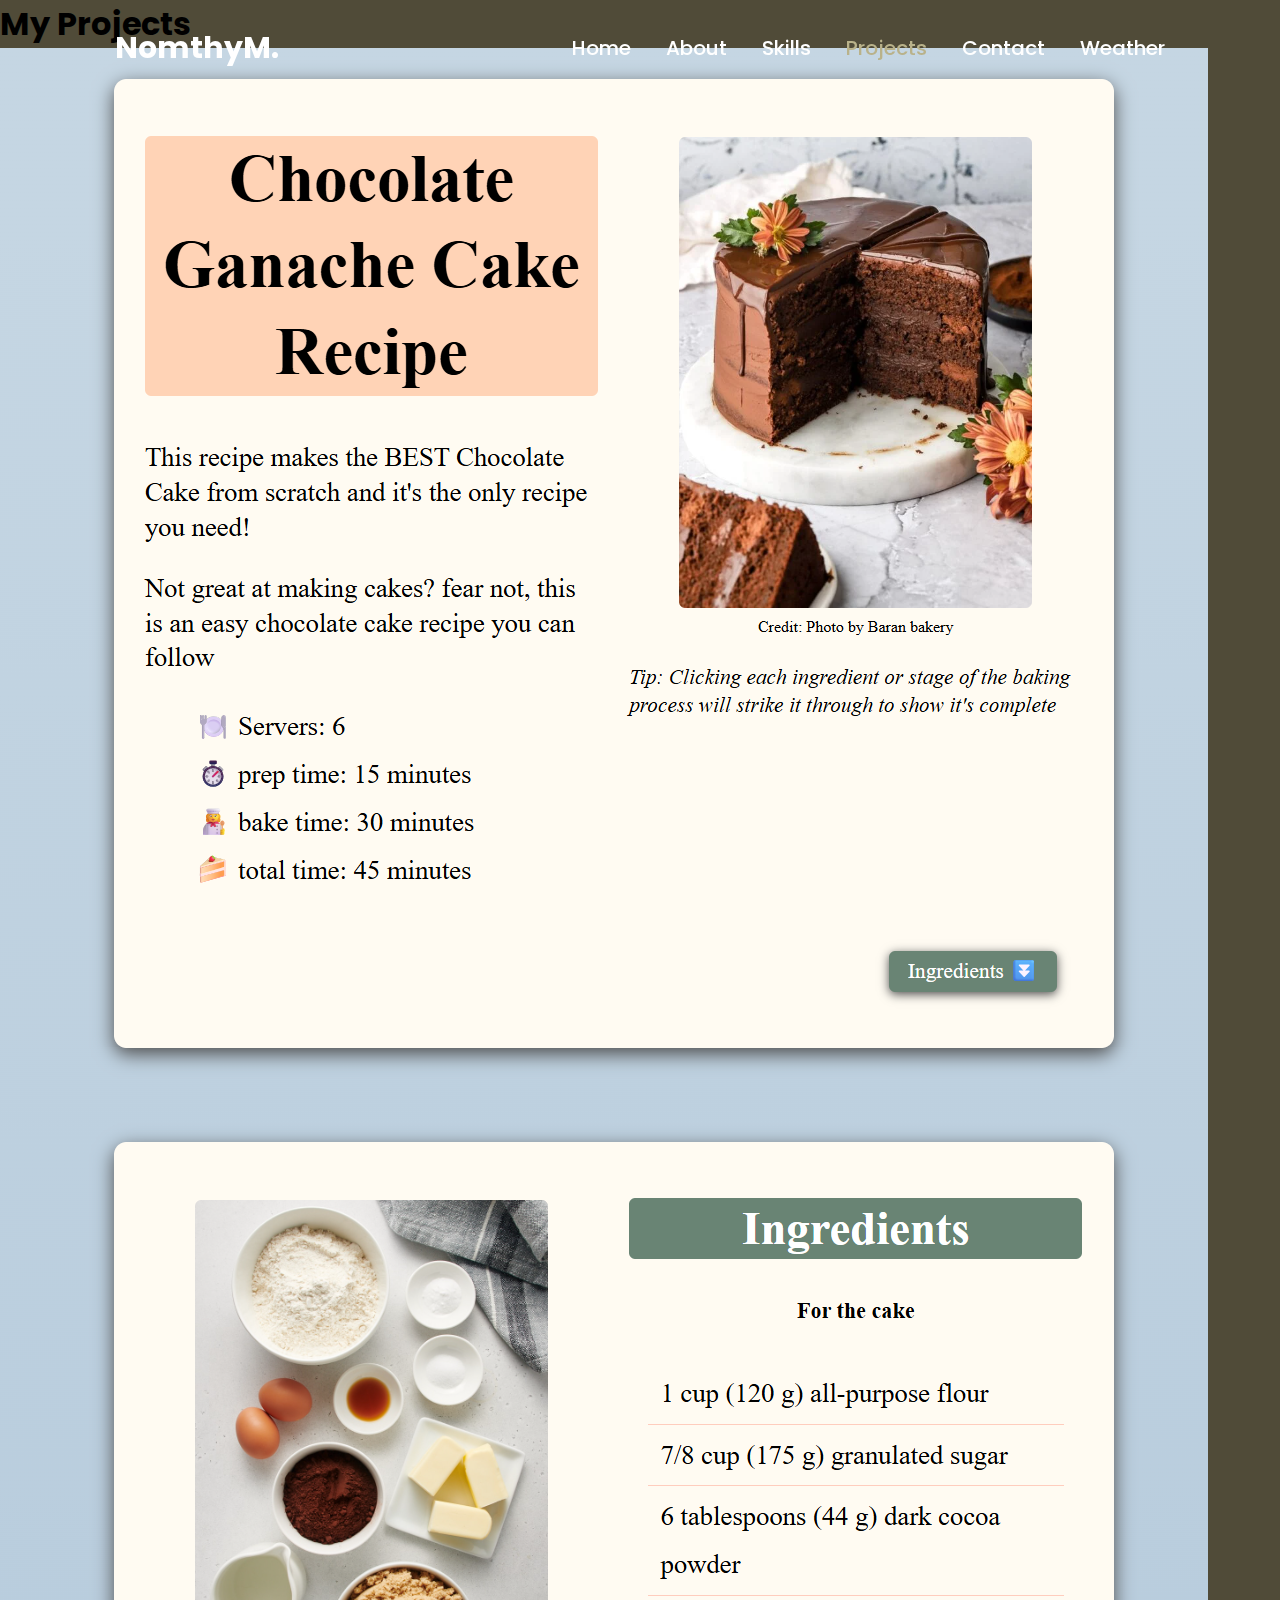
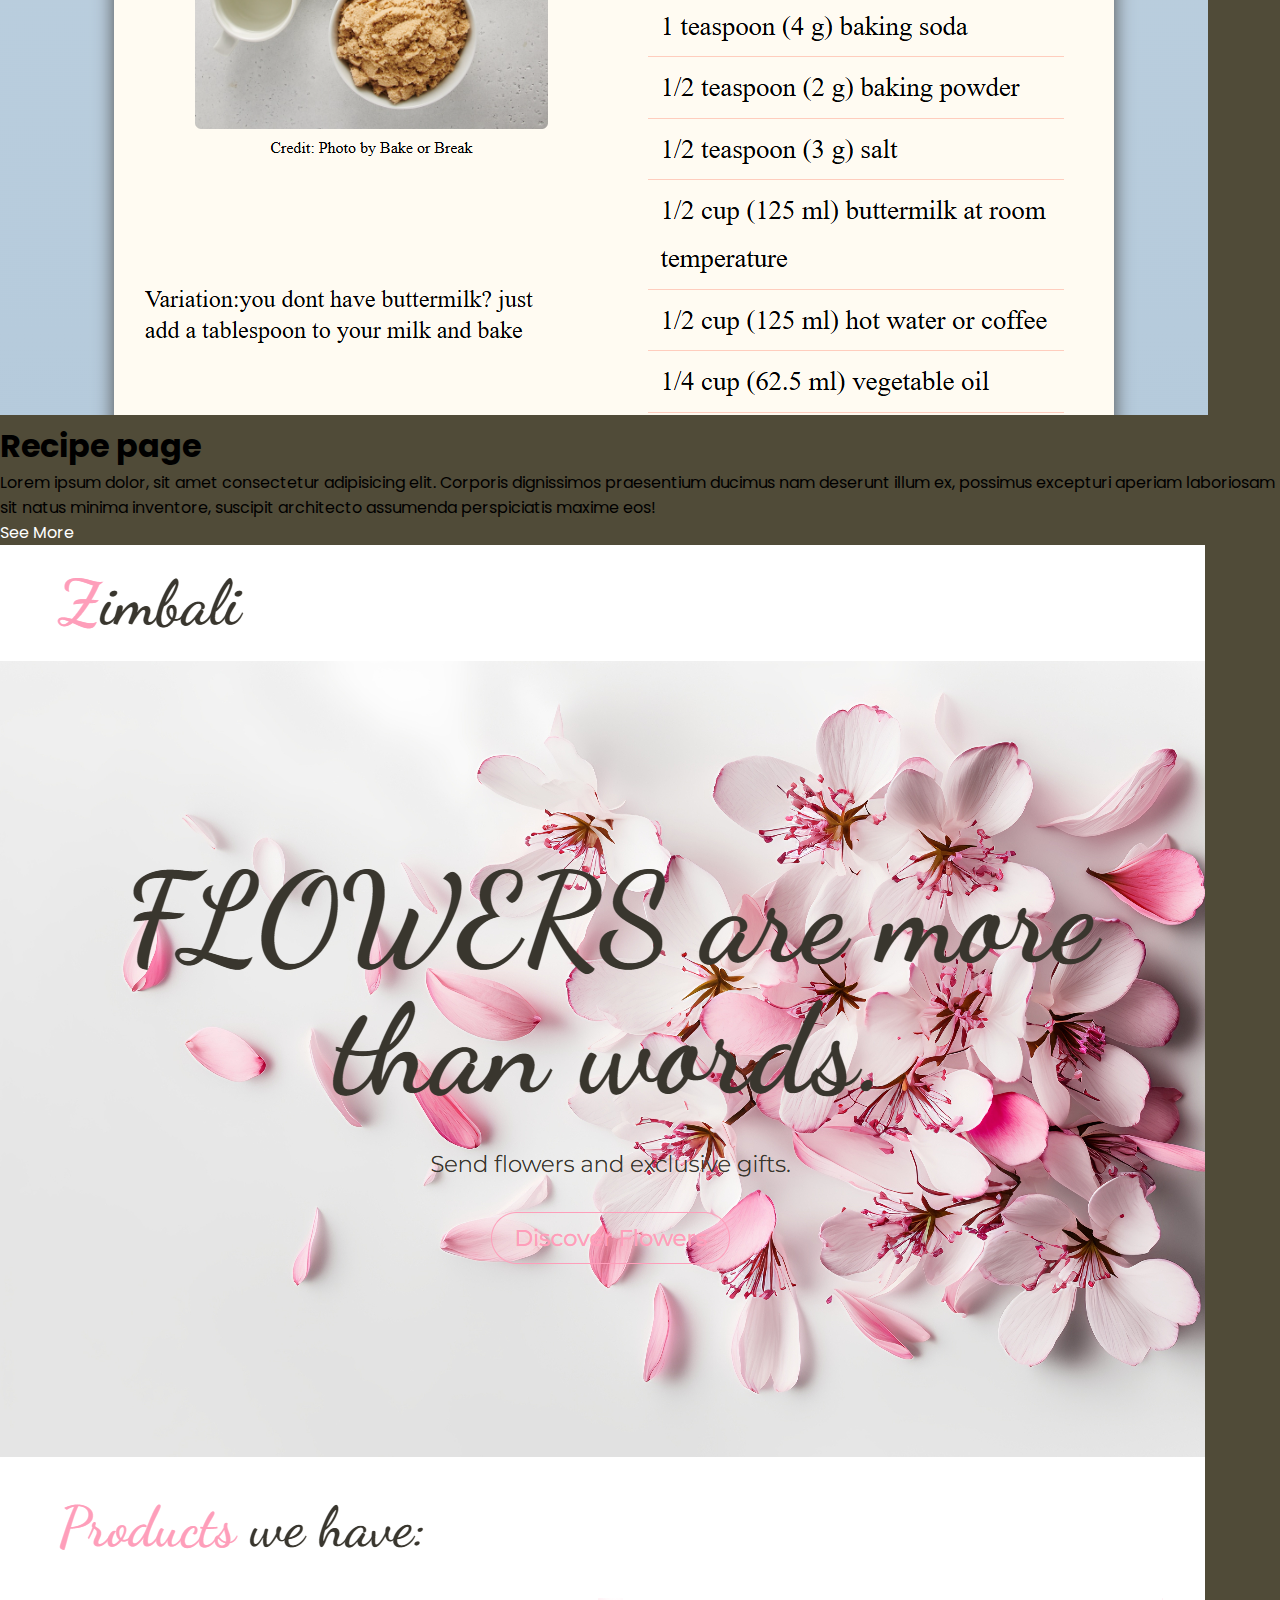
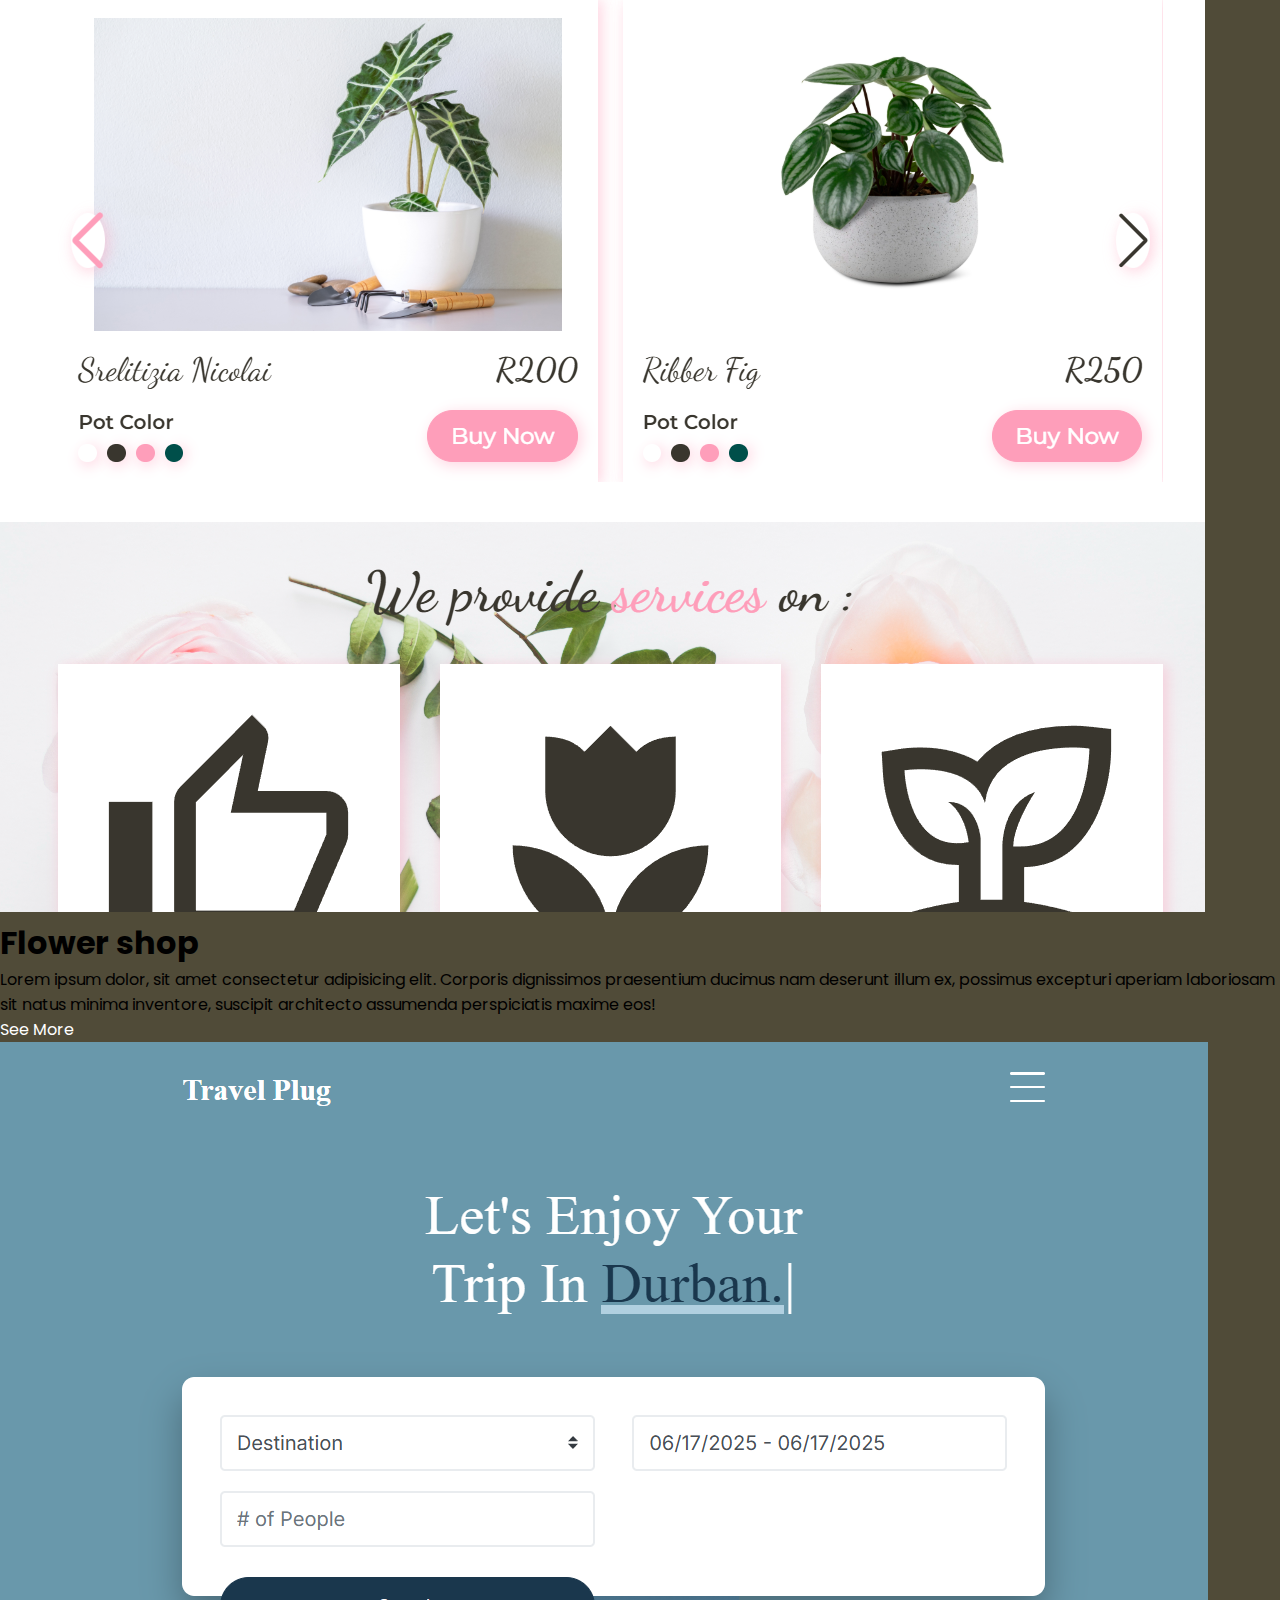
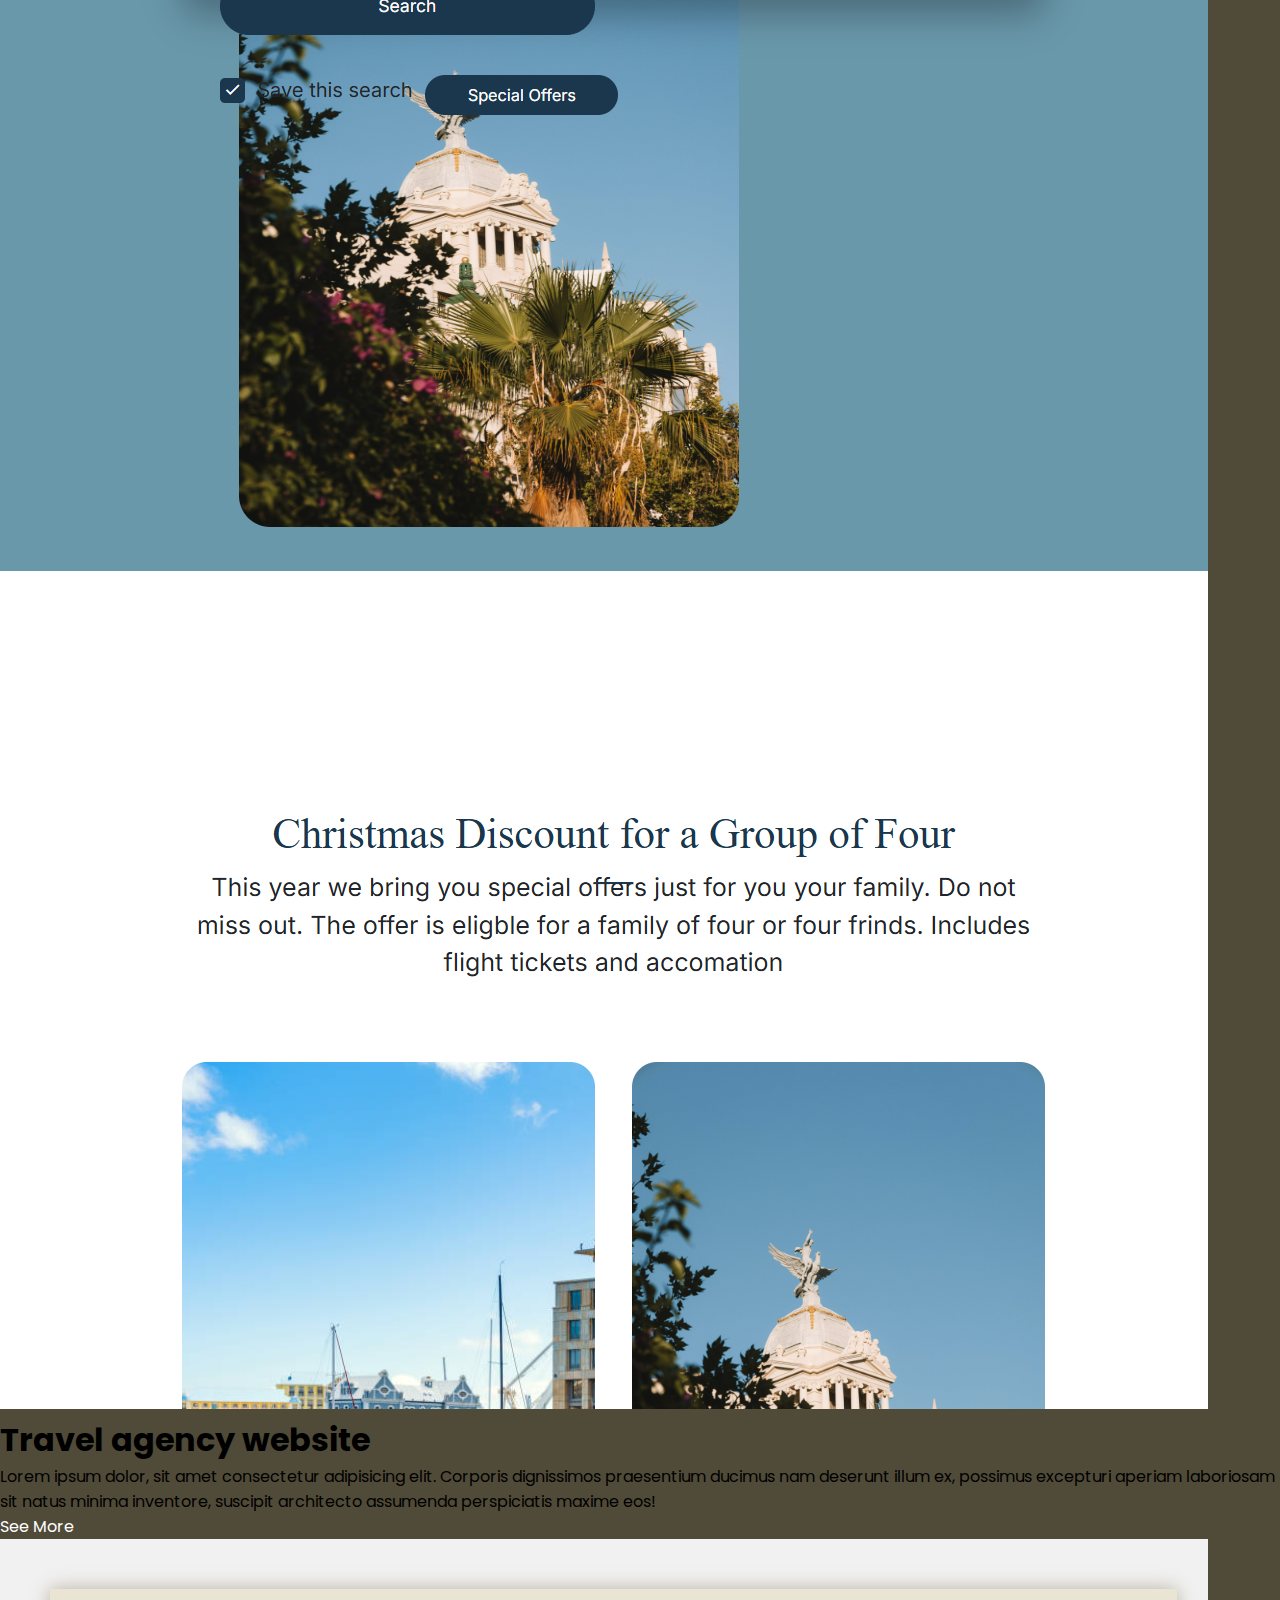
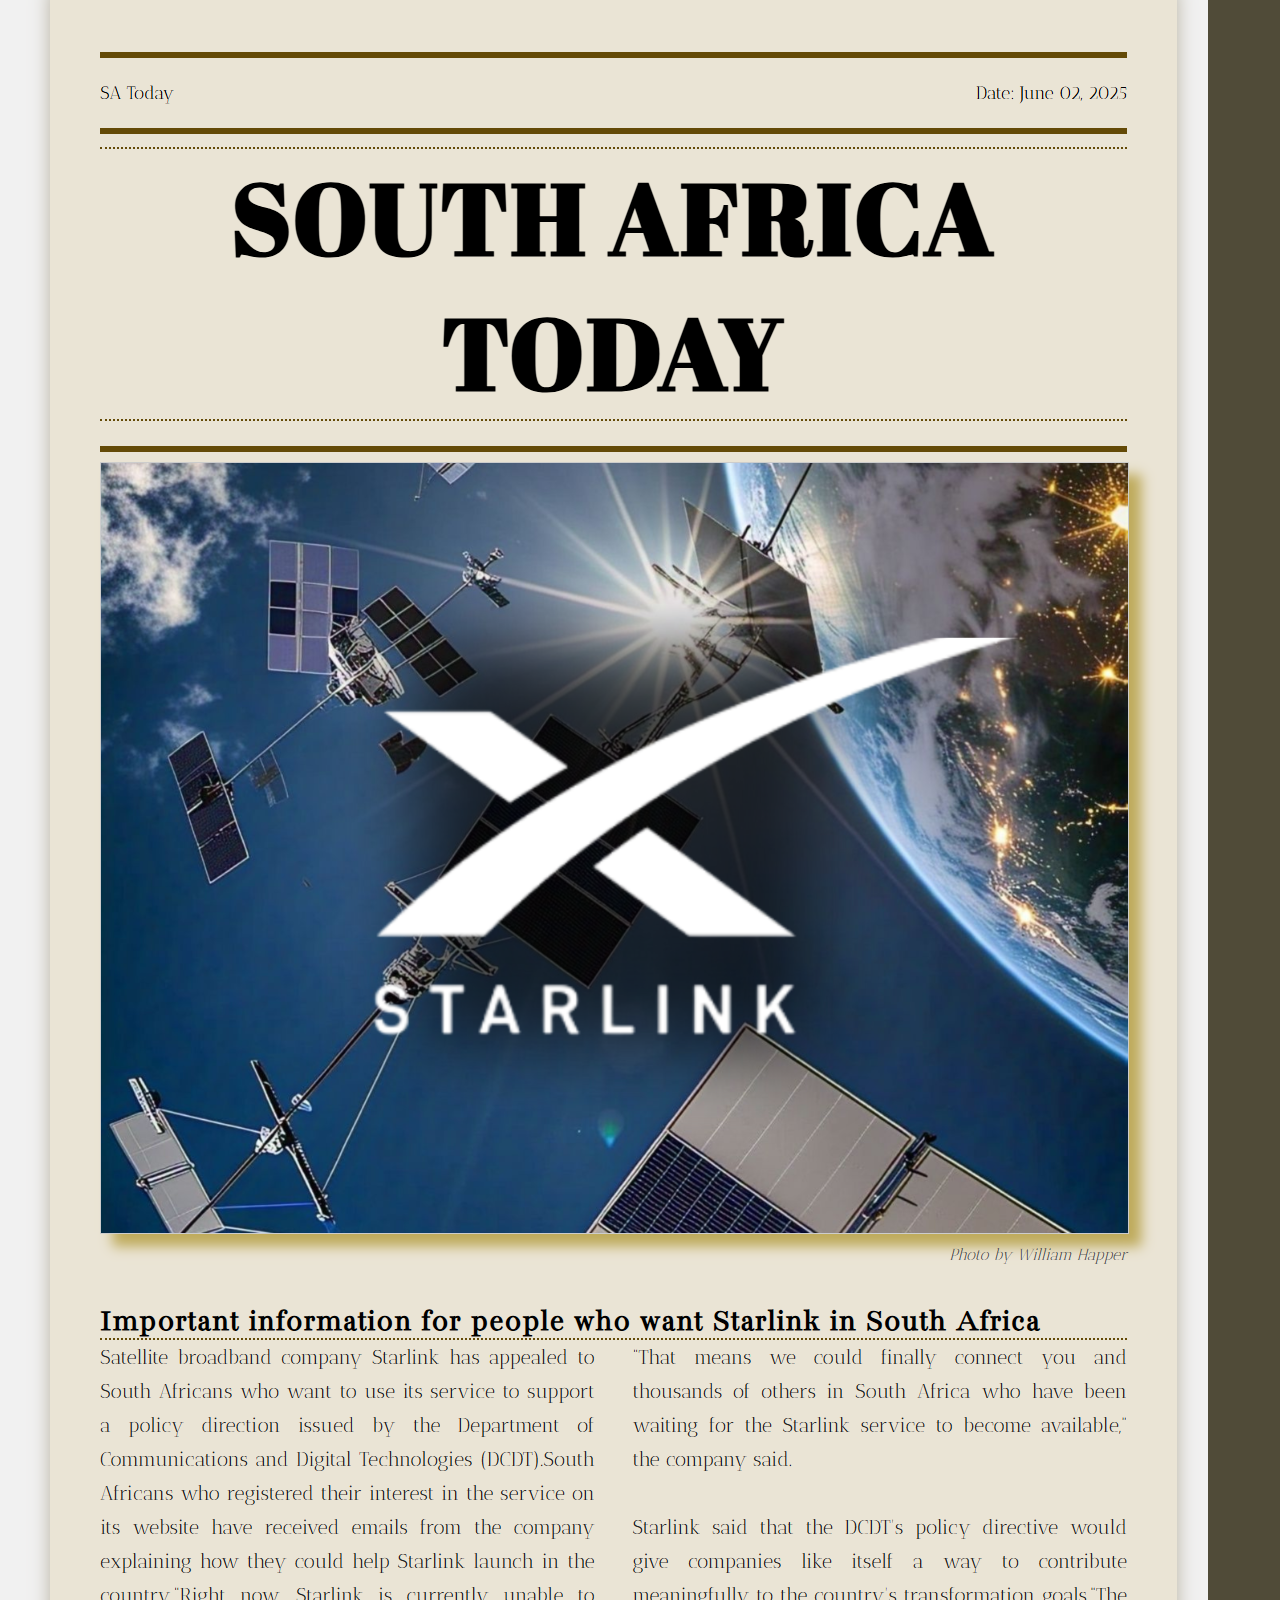
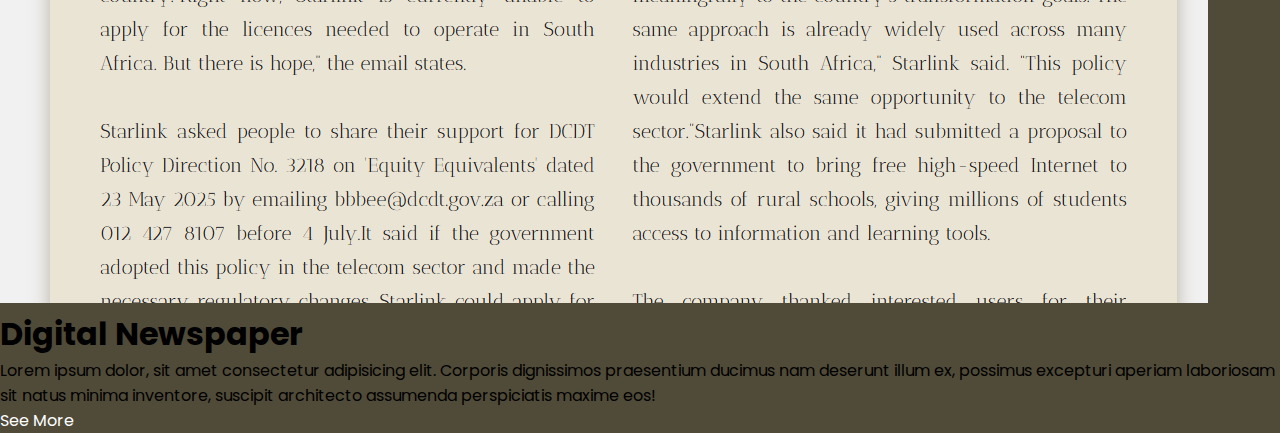
<file: projects.html>
<!DOCTYPE html>
<html lang="en">
  <head>
    <meta charset="UTF-8" />
    <meta name="viewport" content="width=device-width, initial-scale=1.0" />
    <title>Projects</title>
    <link rel="stylesheet" href="style.css" />
  </head>
  <body>
    <nav class="navbar">
      <a href="#" class="logo">NomthyM.</a>
      <ul>
        <li><a href="index.html">Home</a></li>
        <li><a href="about.html">About</a></li>
        <li><a href="skills.html">Skills</a></li>
        <li class="active"><a href="projects.html">Projects</a></li>
        <li><a href="contact.html">Contact</a></li>
        <li><a href="weather.html">Weather</a></li>
      </ul>
    </nav>
    <h1 class="heading">My Projects</h1>
    <div class="wrapper">
      <div class="card">
        <img src="images/nomthy31.github.io_recipe-page_.png" alt="" />
        <div class="info">
          <h1>Recipe page</h1>
          <p>
            Lorem ipsum dolor, sit amet consectetur adipisicing elit. Corporis
            dignissimos praesentium ducimus nam deserunt illum ex, possimus
            excepturi aperiam laboriosam sit natus minima inventore, suscipit
            architecto assumenda perspiciatis maxime eos!
          </p>
          <a href="https://nomthy31.github.io/recipe-page/" class="link"
            >See More</a
          >
        </div>
      </div>
      <div class="card">
        <img src="images/nomthy31.github.io_flower_shop_.png" alt="" />
        <div class="info">
          <h1>Flower shop</h1>
          <p>
            Lorem ipsum dolor, sit amet consectetur adipisicing elit. Corporis
            dignissimos praesentium ducimus nam deserunt illum ex, possimus
            excepturi aperiam laboriosam sit natus minima inventore, suscipit
            architecto assumenda perspiciatis maxime eos!
          </p>
          <a href="https://nomthy31.github.io/flower_shop/" class="link"
            >See More</a
          >
        </div>
      </div>
      <div class="card">
        <img
          src="images/nicolettesteenkamp.github.io_TicketStation_.png"
          alt=""
        />
        <div class="info">
          <h1>Travel agency website</h1>
          <p>
            Lorem ipsum dolor, sit amet consectetur adipisicing elit. Corporis
            dignissimos praesentium ducimus nam deserunt illum ex, possimus
            excepturi aperiam laboriosam sit natus minima inventore, suscipit
            architecto assumenda perspiciatis maxime eos!
          </p>
          <a
            href="https://nicolettesteenkamp.github.io/TicketStation/"
            class="link"
            >See More</a
          >
        </div>
      </div>
      <div class="card">
        <img src="images/newspaper.png" alt="" />
        <div class="info">
          <h1>Digital Newspaper</h1>
          <p>
            Lorem ipsum dolor, sit amet consectetur adipisicing elit. Corporis
            dignissimos praesentium ducimus nam deserunt illum ex, possimus
            excepturi aperiam laboriosam sit natus minima inventore, suscipit
            architecto assumenda perspiciatis maxime eos!
          </p>
          <a href="#" class="link">See More</a>
        </div>
      </div>
    </div>
  </body>
</html>
</file>
<file: style.css>
@import url("https://fonts.googleapis.com/css2?family=Poppins:ital,wght@0,100;0,200;0,300;0,400;0,500;0,600;0,700;0,800;0,900;1,100;1,200;1,300;1,400;1,500;1,600;1,700;1,800;1,900&display=swap");
* {
  margin: 0;
  padding: 0;
  box-sizing: border-box;
  font-family: "Poppins", sans-serif;
}
body {
  background-color: #504b38;
}
a {
  color: #fff;
  text-decoration: none;
}
.navbar {
  position: fixed;
  left: 0;
  top: 0;
  width: 100%;
  padding: 25px 9%;
  display: flex;
  justify-content: space-between;
  align-items: center;
  z-index: 100;
}
.navbar .logo {
  font-size: 30px;
  font-weight: 700;
}
.navbar ul {
  display: flex;
}
.navbar ul li {
  list-style: none;
  margin-left: 35px;
}
.navbar ul li a {
  font-size: 20px;
  font-weight: 500;
  transition: 0.5s;
}
.navbar ul li:hover a,
.navbar ul li.active a {
  color: #b9b28a;
}
.home {
  display: flex;
  align-items: center;
  height: 100vh;
  padding: 60px 9% 0;
  color: #fff;
}
.home-info h1 {
  font-size: 55px;
}
.home-info h2 {
  font-family: 32px;
  margin-top: -10px;
}
.home-info p {
  font-size: 16px;
  margin: 10px 0 25px;
}
.home-info .btn-social {
  display: flex;
  align-items: center;
}
.btn {
  display: inline-block;
  padding: 10px 30px;
  background: #b9b28a;
  border: 2px solid #b9b28a;
  border-radius: 40px;
  box-shadow: 0 0 10px #b9b28a;
  font-size: 16px;
  color: #1f242d;
  font-weight: 600;
  transition: 0.5s;
}
.btn:hover,
button:hover,
button a:hover {
  background: transparent;
  color: #b9b28a;
  box-shadow: none;
}
.home-info .btn-social .social {
  margin-left: 20px;
}
.home-info .btn-social .social a {
  display: inline-flex;
  padding: 8px;
  border: 2px solid #b9b28a;
  border-radius: 50%;
  font-size: 20px;
  color: #b9b28a;
  margin: 0 8px;
  transition: 0.5s;
}
.home-info .btn-social .social a:hover {
  background: #b9b28a;
  color: #1f242d;
  box-shadow: 0 0 10px #b9b28a;
}
.home-img .img-box {
  position: relative;
  width: 32vw;
  height: 32vw;
  border-radius: 50%;
  padding: 5px;
  display: flex;
  justify-content: center;
  align-items: center;
  overflow: hidden;
}
.home-img .img-box::before,
.home-img .img-box::after {
  content: "";
  position: absolute;
  width: 500px;
  height: 500px;
  background: conic-gradient(transparent, transparent, transparent, #b9b28a);
}
.home-img .img-box .img-item {
  position: relative;
  width: 100%;
  height: 100%;
  background: #504b38;
  border-radius: 50%;
  border: 0.1px solid #504b38;
  display: flex;
  justify-content: center;
  z-index: 1;
  overflow: hidden;
}
.home-img .img-box .img-item img {
  position: absolute;
  top: 30px;
  display: block;
  width: 85%;
  object-fit: cover;
  /*mix-blend-mode: lighten;*/
}
/*End home page*/
/*About page start*/
.about {
  width: 100%;
  padding-left: 100px 0;
  background-color: #504b38;
  margin-top: 100px;
}
.about img {
  height: auto;
  width: 430px;
}
.about-text {
  width: 550px;
}
.main {
  width: 1130px;
  max-width: 95%;
  margin: 0 auto;
  display: flex;
  align-items: center;
  justify-content: space-around;
}
.about-text h2 {
  color: #fff;
  font-size: 75px;
  text-transform: capitalize;
  margin-bottom: 20px;
}
.about-text h5 {
  color: #fff;
  letter-spacing: 2px;
  font-size: 22px;
  margin-bottom: 25px;
  text-transform: capitalize;
}
.about-text p {
  color: #b9b28a;
  letter-spacing: 1px;
  line-height: 28px;
  font-size: 18px;
  margin-bottom: 45px;
}
button {
  padding: 10px 30px;
  background: #b9b28a;
  border: 2px solid #b9b28a;
  border-radius: 40px;
  box-shadow: 0 0 10px #b9b28a;
  font-size: 16px;
  color: #1f242d;
  font-weight: 600;
  transition: 0.5s;
}
button a {
  color: #1f242d;
}
/*End about page*/
/*start skills page*/
.container {
  margin-top: 100px;
  display: flex;
  align-items: center;
  justify-content: center;
  flex-direction: column;
  background-color: #504b38;
  color: #fff;
}
.container .progress-container {
  margin-bottom: 25px;
}

.container .progress-container h4 {
  margin: 0 0 15px 15px;
  letter-spacing: 0.5px;
}

.container .progress-container .progress-bar {
  position: relative;
  width: 500px;
  height: 30px;
  border-radius: 30px;
  background-color: white;
  box-shadow: 3px 4px 5px 0px rgba(248 243 217 / 0.75);
}

.container .progress-container .progress-bar span {
  position: absolute;
  top: 0;
  left: 0;
  width: 0%;
  height: 100%;
  color: #504b38;
  font-weight: 800;
  font-size: 18px;
  line-height: 1.7;
  text-align: center;
  border-radius: 30px;
  background: linear-gradient(
    90deg,
    rgba(185, 178, 138, 1) 50%,
    rgba(187, 178, 138, 1) 100%
  );
  transition: width 0.5s linear;
}
</file>
